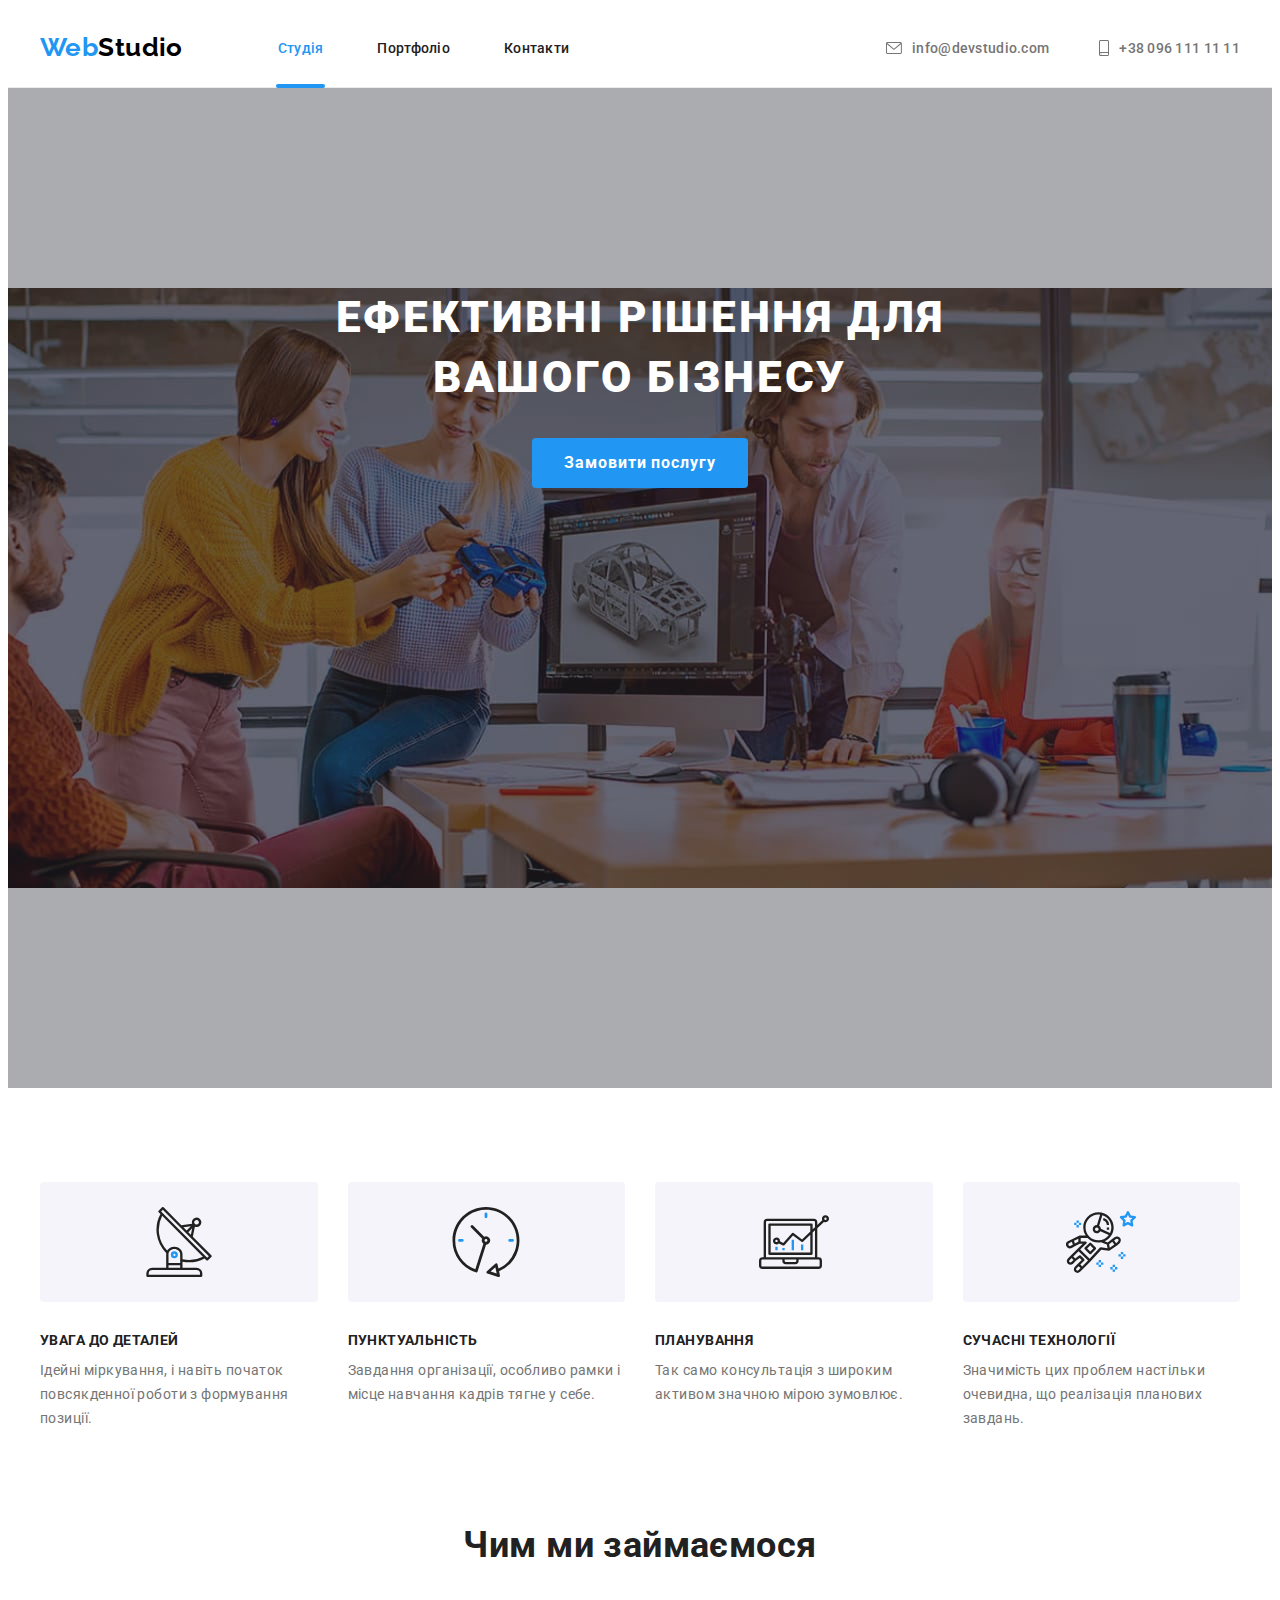
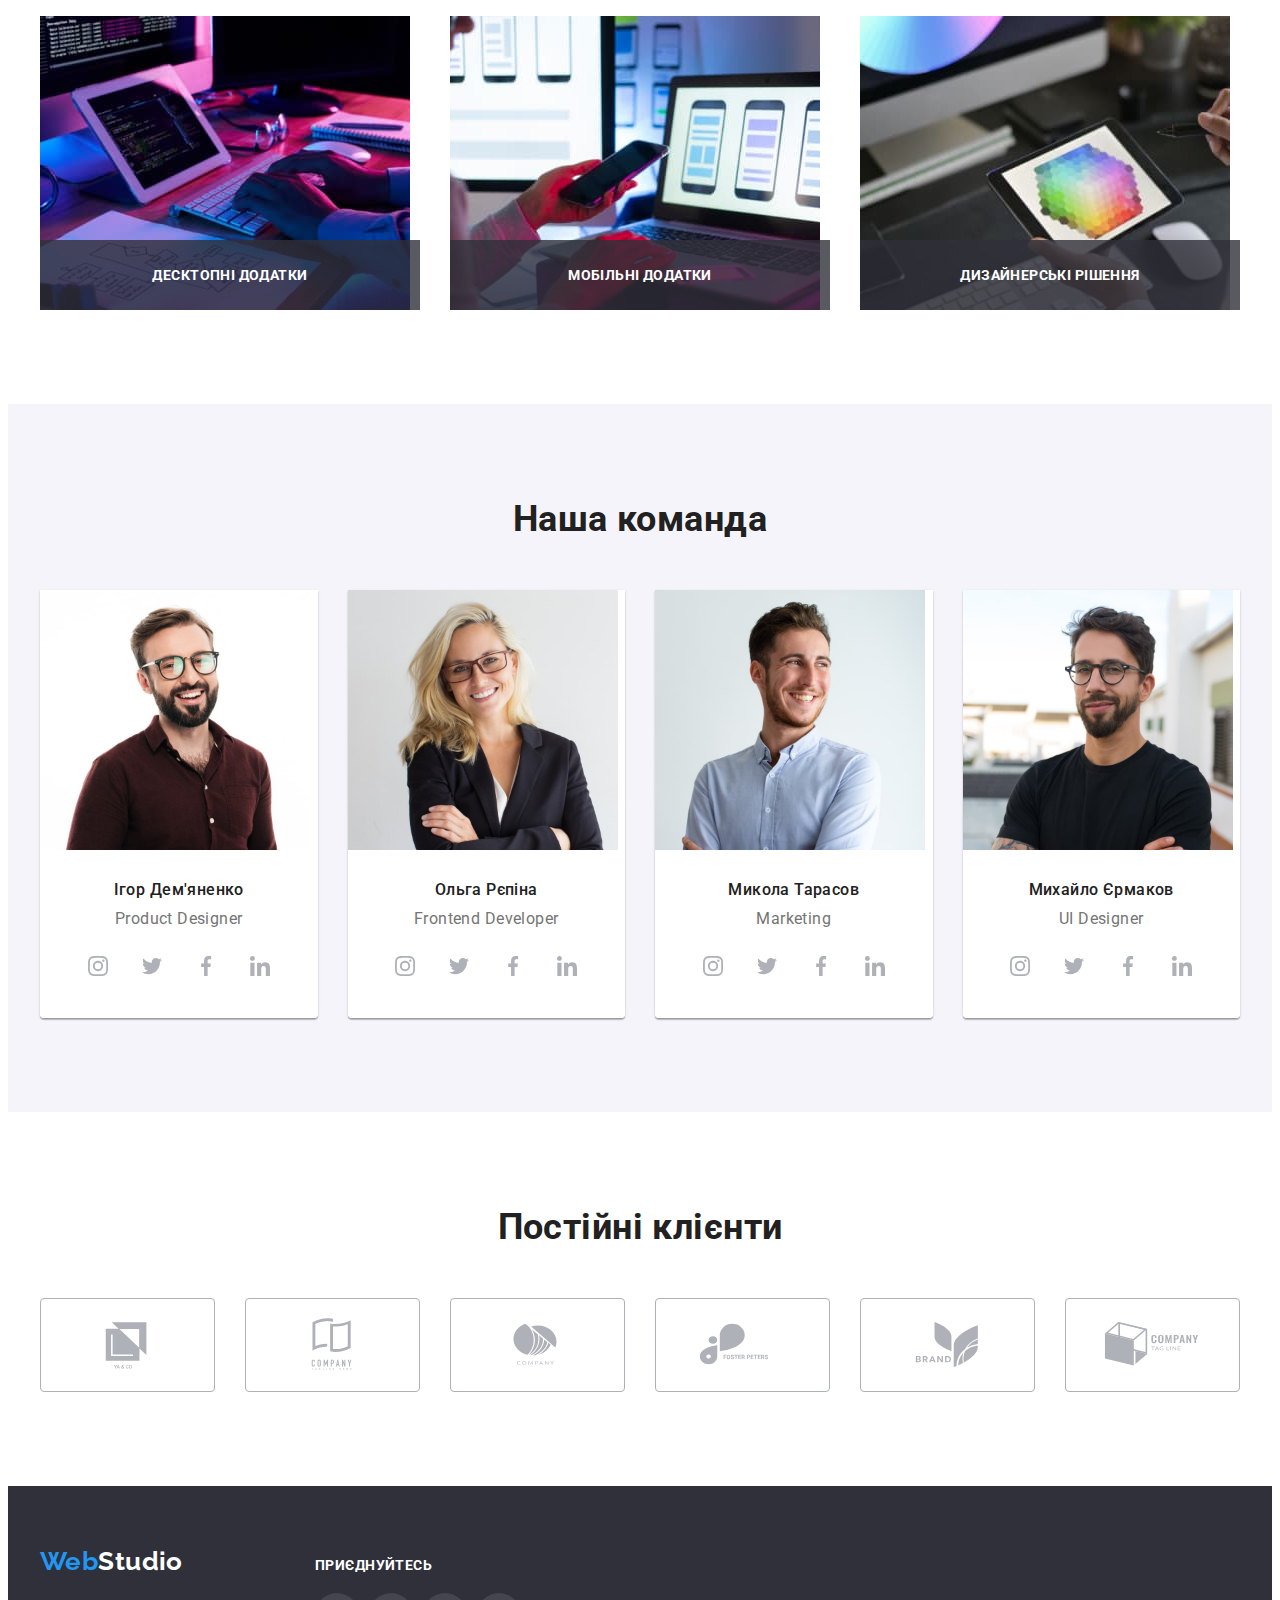
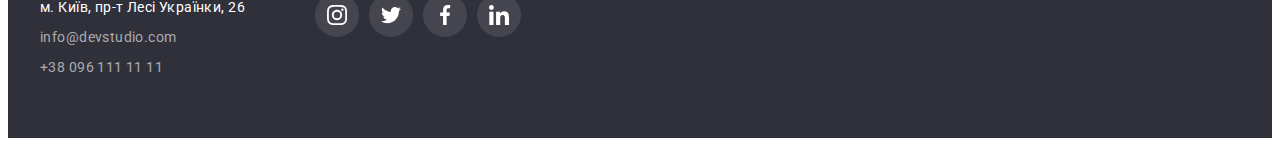
<file: index.html>
<!DOCTYPE html>
<html lang="uk">
  <head>
    <meta charset="UTF-8" />
    <meta http-equiv="X-UA-Compatible" content="IE=edge" />
    <meta name="viewport" content="width=device-width, initial-scale=1.0" />
    <title>WebStudio</title>

    <link
      rel="stylesheet"
      href="https://cdnjs.cloudflare.com/ajax/libs/modern-normalize/1.1.0/modern-normalize.min.css"
      integrity="sha512-wpPYUAdjBVSE4KJnH1VR1HeZfpl1ub8YT/NKx4PuQ5NmX2tKuGu6U/JRp5y+Y8XG2tV+wKQpNHVUX03MfMFn9Q=="
      crossorigin="anonymous"
      referrerpolicy="no-referrer"
    />

    <link rel="preconnect" href="https://fonts.googleapis.com" />
    <link rel="preconnect" href="https://fonts.gstatic.com" crossorigin />
    <link
      href="https://fonts.googleapis.com/css2?family=Raleway:wght@700&family=Roboto:wght@400;500;700;900&display=swap"
      rel="stylesheet"
    />

    <link rel="stylesheet" href="./css/styles.css" />
  </head>

  <body>
    <!-- Header -->
    <header class="header">
      <div class="container">
        <a href="./index.html" class="logo link"
          ><span class="logo-brand-color">Web</span><span class="logo-black-color">Studio</span></a
        >

        <nav class="site-nav">
          <ul class="site-nav-list list">
            <li class="site-nav-item">
              <a href="./index.html" class="link current"
                >Студія
                <!-- <div class="site-nav-line current"></div> -->
              </a>
            </li>
            <li class="site-nav-item">
              <a href="./portfolio.html" class="link"
                >Портфоліо
                <!-- <div class="site-nav-line"></div> -->
              </a>
            </li>
            <li class="site-nav-item">
              <a href="" class="link"
                >Контакти
                <!-- <div class="site-nav-line"></div> -->
              </a>
            </li>
          </ul>
        </nav>

        <ul class="auth-nav list">
          <li class="auth-nav-item">
            <a href="mailto:info@devstudio.com" class="link auth-nav-mail">
              <svg class="header-mail" width="16" height="12">
                <use href="./images/icons.svg#icon-envelope"></use>
              </svg>
              info@devstudio.com</a
            >
          </li>
          <li class="auth-nav-item">
            <a href="tel:+380961111111" class="link auth-nav-tel">
              <svg class="header-tel" width="10" height="16">
                <use href="./images/icons.svg#icon-smartphone"></use>
              </svg>
              +38 096 111 11 11</a
            >
          </li>
        </ul>
      </div>
    </header>

    <!-- Main -->
    <main>
      <!-- Hero -->
      <section class="hero section">
        <div class="container">
          <h1 class="hero-title">
            Ефективні рішення для<br />
            вашого бізнесу
          </h1>
          <button type="button" class="hero-btn button" data-modal-open>Замовити послугу</button>
        </div>
      </section>

      <!-- Особливості -->
      <section class="features section">
        <div class="container">
          <!-- Hidden header -->
          <h2 class="features-title visually-hidden">Особливості</h2>
          <!-- hidden header -->
          <ul class="list cards-set">
            <li class="cards-set-item features-item">
              <div class="features-icon-container">
                <svg class="features-icon" width="70" height="70">
                  <use href="./images/icons.svg#icon-antenna"></use>
                </svg>
              </div>
              <h3 class="features-subtitle">УВАГА ДО ДЕТАЛЕЙ</h3>
              <p class="features-text">
                Ідейні міркування, і навіть початок повсякденної роботи з формування позиції.
              </p>
            </li>
            <li class="cards-set-item features-item">
              <div class="features-icon-container">
                <svg class="features-icon" width="70" height="70">
                  <use href="./images/icons.svg#icon-clock"></use>
                </svg>
              </div>
              <h3 class="features-subtitle">ПУНКТУАЛЬНІСТЬ</h3>
              <p class="features-text">
                Завдання організації, особливо рамки і місце навчання кадрів тягне у себе.
              </p>
            </li>
            <li class="cards-set-item features-item">
              <div class="features-icon-container">
                <svg class="features-icon" width="70" height="70">
                  <use href="./images/icons.svg#icon-diagram"></use>
                </svg>
              </div>
              <h3 class="features-subtitle">ПЛАНУВАННЯ</h3>
              <p class="features-text">
                Так само консультація з широким активом значною мірою зумовлює.
              </p>
            </li>
            <li class="cards-set-item features-item">
              <div class="features-icon-container">
                <svg class="features-icon" width="70" height="70">
                  <use href="./images/icons.svg#icon-astronaut"></use>
                </svg>
              </div>
              <h3 class="features-subtitle">СУЧАСНІ ТЕХНОЛОГІЇ</h3>
              <p class="features-text">
                Значимість цих проблем настільки очевидна, що реалізація планових завдань.
              </p>
            </li>
          </ul>
        </div>
      </section>

      <!-- Чим ми займаємося -->
      <section class="activities section">
        <div class="container">
          <h2 class="activities-title">Чим ми займаємося</h2>
          <ul class="list cards-set">
            <li class="activities-item cards-set-item">
              <img
                src="./images/our-activities-1.jpg"
                alt="Людина печатає на клавіатурі"
                width="370"
                height="294"
              />
              <div class="overlay">
                <p class="overlay-text">Десктопні додатки</p>
              </div>
            </li>
            <li class="activities-item cards-set-item">
              <img
                src="./images/our-activities-2.jpg"
                alt="Людина синхронізує дані зі смартфону на ноутбук"
                width="370"
                height="294"
              />
              <div class="overlay">
                <p class="overlay-text">Мобільні додатки</p>
              </div>
            </li>
            <li class="activities-item cards-set-item">
              <img
                src="./images/our-activities-3.jpg"
                alt="Людина працює на планшеті"
                width="370"
                height="294"
              />
              <div class="overlay">
                <p class="overlay-text">Дизайнерські рішення</p>
              </div>
            </li>
          </ul>
        </div>
      </section>

      <!-- Наша команда -->
      <section class="team section">
        <div class="container">
          <h2 class="team-title">Наша команда</h2>
          <ul class="list cards-set">
            <li class="team-card cards-set-item">
              <img
                src="./images/our-team-1.jpg"
                alt="фото члена команди - Ігор Дем'яненко"
                width="270"
                height="260"
                class="team-img"
              />
              <div class="team-content">
                <h3 class="team-subtitle">Ігор Дем'яненко</h3>
                <p lang="en" class="team-text">Product Designer</p>
                <ul class="list social-list">
                  <li class="social-list-item">
                    <a
                      class="link social-list-link"
                      href="https://instagram.com"
                      aria-label="Instagram"
                      target="_blank"
                      rel="noopener noreferrer"
                    >
                      <svg class="social-list-icon" width="20" height="20">
                        <use href="./images/icons.svg#icon-instagram"></use>
                      </svg>
                    </a>
                  </li>
                  <li class="social-list-item">
                    <a
                      class="link social-list-link"
                      href="https://twitter.com"
                      aria-label="Twitter"
                      target="_blank"
                      rel="noopener noreferrer"
                    >
                      <svg class="social-list-icon" width="20" height="20">
                        <use href="./images/icons.svg#icon-twitter"></use>
                      </svg>
                    </a>
                  </li>
                  <li class="social-list-item">
                    <a
                      class="link social-list-link"
                      href="https://facebook.com"
                      aria-label="Facebook"
                      target="_blank"
                      rel="noopener noreferrer"
                    >
                      <svg class="social-list-icon" width="20" height="20">
                        <use href="./images/icons.svg#icon-facebook"></use>
                      </svg>
                    </a>
                  </li>
                  <li class="social-list-item">
                    <a
                      class="link social-list-link"
                      href="https://linkedin.com"
                      aria-label="Linkedin"
                      target="_blank"
                      rel="noopener noreferrer"
                    >
                      <svg class="social-list-icon" width="20" height="20">
                        <use href="./images/icons.svg#icon-linkedin"></use>
                      </svg>
                    </a>
                  </li>
                </ul>
              </div>
            </li>
            <li class="team-card cards-set-item">
              <img
                src="./images/our-team-2.jpg"
                alt="фото члена команди - Ольга Рєпіна"
                width="270"
                height="260"
                class="team-img"
              />
              <div class="team-content">
                <h3 class="team-subtitle">Ольга Рєпіна</h3>
                <p lang="en" class="team-text">Frontend Developer</p>
                <ul class="list social-list">
                  <li class="social-list-item">
                    <a
                      class="link social-list-link"
                      href="https://instagram.com"
                      aria-label="Instagram"
                      target="_blank"
                      rel="noopener noreferrer"
                    >
                      <svg class="social-list-icon" width="20" height="20">
                        <use href="./images/icons.svg#icon-instagram"></use>
                      </svg>
                    </a>
                  </li>
                  <li class="social-list-item">
                    <a
                      class="link social-list-link"
                      href="https://twitter.com"
                      aria-label="Twitter"
                      target="_blank"
                      rel="noopener noreferrer"
                    >
                      <svg class="social-list-icon" width="20" height="20">
                        <use href="./images/icons.svg#icon-twitter"></use>
                      </svg>
                    </a>
                  </li>
                  <li class="social-list-item">
                    <a
                      class="link social-list-link"
                      href="https://facebook.com"
                      aria-label="Facebook"
                      target="_blank"
                      rel="noopener noreferrer"
                    >
                      <svg class="social-list-icon" width="20" height="20">
                        <use href="./images/icons.svg#icon-facebook"></use>
                      </svg>
                    </a>
                  </li>
                  <li class="social-list-item">
                    <a
                      class="link social-list-link"
                      href="https://linkedin.com"
                      aria-label="Linkedin"
                      target="_blank"
                      rel="noopener noreferrer"
                    >
                      <svg class="social-list-icon" width="20" height="20">
                        <use href="./images/icons.svg#icon-linkedin"></use>
                      </svg>
                    </a>
                  </li>
                </ul>
              </div>
            </li>
            <li class="team-card cards-set-item">
              <img
                src="./images/our-team-3.jpg"
                alt="фото члена команди - Микола Тарасов"
                width="270"
                height="260"
                class="team-img"
              />
              <div class="team-content">
                <h3 class="team-subtitle">Микола Тарасов</h3>
                <p lang="en" class="team-text">Marketing</p>
                <ul class="list social-list">
                  <li class="social-list-item">
                    <a
                      class="link social-list-link"
                      href="https://instagram.com"
                      aria-label="Instagram"
                      target="_blank"
                      rel="noopener noreferrer"
                    >
                      <svg class="social-list-icon" width="20" height="20">
                        <use href="./images/icons.svg#icon-instagram"></use>
                      </svg>
                    </a>
                  </li>
                  <li class="social-list-item">
                    <a
                      class="link social-list-link"
                      href="https://twitter.com"
                      aria-label="Twitter"
                      target="_blank"
                      rel="noopener noreferrer"
                    >
                      <svg class="social-list-icon" width="20" height="20">
                        <use href="./images/icons.svg#icon-twitter"></use>
                      </svg>
                    </a>
                  </li>
                  <li class="social-list-item">
                    <a
                      class="link social-list-link"
                      href="https://facebook.com"
                      aria-label="Facebook"
                      target="_blank"
                      rel="noopener noreferrer"
                    >
                      <svg class="social-list-icon" width="20" height="20">
                        <use href="./images/icons.svg#icon-facebook"></use>
                      </svg>
                    </a>
                  </li>
                  <li class="social-list-item">
                    <a
                      class="link social-list-link"
                      href="https://linkedin.com"
                      aria-label="Linkedin"
                      target="_blank"
                      rel="noopener noreferrer"
                    >
                      <svg class="social-list-icon" width="20" height="20">
                        <use href="./images/icons.svg#icon-linkedin"></use>
                      </svg>
                    </a>
                  </li>
                </ul>
              </div>
            </li>
            <li class="team-card cards-set-item">
              <img
                src="./images/our-team-4.jpg"
                alt="фото члена команди - Михайло Єрмаков"
                width="270"
                height="260"
                class="team-img"
              />
              <div class="team-content">
                <h3 class="team-subtitle">Михайло Єрмаков</h3>
                <p lang="en" class="team-text">UI Designer</p>
                <ul class="list social-list">
                  <li class="social-list-item">
                    <a
                      class="link social-list-link"
                      href="https://instagram.com"
                      aria-label="Instagram"
                      target="_blank"
                      rel="noopener noreferrer"
                    >
                      <svg class="social-list-icon" width="20" height="20">
                        <use href="./images/icons.svg#icon-instagram"></use>
                      </svg>
                    </a>
                  </li>
                  <li class="social-list-item">
                    <a
                      class="link social-list-link"
                      href="https://twitter.com"
                      aria-label="Twitter"
                      target="_blank"
                      rel="noopener noreferrer"
                    >
                      <svg class="social-list-icon" width="20" height="20">
                        <use href="./images/icons.svg#icon-twitter"></use>
                      </svg>
                    </a>
                  </li>
                  <li class="social-list-item">
                    <a
                      class="link social-list-link"
                      href="https://facebook.com"
                      aria-label="Facebook"
                      target="_blank"
                      rel="noopener noreferrer"
                    >
                      <svg class="social-list-icon" width="20" height="20">
                        <use href="./images/icons.svg#icon-facebook"></use>
                      </svg>
                    </a>
                  </li>
                  <li class="social-list-item">
                    <a
                      class="link social-list-link"
                      href="https://linkedin.com"
                      aria-label="Linkedin"
                      target="_blank"
                      rel="noopener noreferrer"
                    >
                      <svg class="social-list-icon" width="20" height="20">
                        <use href="./images/icons.svg#icon-linkedin"></use>
                      </svg>
                    </a>
                  </li>
                </ul>
              </div>
            </li>
          </ul>
        </div>
      </section>

      <!-- Постійні клієнти -->
      <section class="clients section">
        <div class="clients-container container">
          <h2 class="clients-title">Постійні клієнти</h2>
          <ul class="list cards-set">
            <li class="cliens-item cards-set-item">
              <a href="" class="link clients-logo"
                ><svg class="clients-icon" width="106" height="60">
                  <use href="./images/icons.svg#icon-logo-1"></use>
                </svg>
              </a>
            </li>
            <li class="cliens-item cards-set-item">
              <a href="" class="link clients-logo"
                ><svg class="clients-icon" width="106" height="60">
                  <use href="./images/icons.svg#icon-logo-2"></use>
                </svg>
              </a>
            </li>
            <li class="cliens-item cards-set-item">
              <a href="" class="link clients-logo"
                ><svg class="clients-icon" width="106" height="60">
                  <use href="./images/icons.svg#icon-logo-3"></use>
                </svg>
              </a>
            </li>
            <li class="cliens-item cards-set-item">
              <a href="" class="link clients-logo"
                ><svg class="clients-icon" width="106" height="60">
                  <use href="./images/icons.svg#icon-logo-4"></use>
                </svg>
              </a>
            </li>
            <li class="cliens-item cards-set-item">
              <a href="" class="link clients-logo"
                ><svg class="clients-icon" width="106" height="60">
                  <use href="./images/icons.svg#icon-logo-5"></use>
                </svg>
              </a>
            </li>
            <li class="cliens-item cards-set-item">
              <a href="" class="link clients-logo"
                ><svg class="clients-icon" width="106" height="60">
                  <use href="./images/icons.svg#icon-logo-6"></use>
                </svg>
              </a>
            </li>
          </ul>
        </div>
      </section>
    </main>

    <!-- Footer -->
    <footer class="footer">
      <div class="container footer-container">
        <div class="footer-contacts">
          <a href="./index.html" class="logo link footer-logo"
            ><span class="logo-brand-color">Web</span
            ><span class="logo-white-color">Studio</span></a
          >
          <address class="address">
            <ul class="list">
              <li class="address-item">
                <a
                  href="https://goo.gl/maps/5fsfiBMW47e9YTmSA"
                  target="_blank"
                  rel="noopener noreferrer nofollow"
                  class="link link-map"
                  >м. Київ, пр-т Лесі Українки, 26</a
                >
              </li>
              <li class="address-item">
                <a href="mailto:info@devstudio.com" class="link link-mail">info@devstudio.com</a>
              </li>
              <li class="address-item">
                <a href="tel:+380961111111" class="link link-tel">+38 096 111 11 11</a>
              </li>
            </ul>
          </address>
        </div>
        <div class="footer-socials">
          <p class="footer-socials-text">приєднуйтесь</p>
          <ul class="footer-socials-list list">
            <li class="footer-socials-item">
              <a
                class="footer-socials-link link"
                href="https://instagram.com"
                aria-label="Instagram"
                target="_blank"
                rel="noopener noreferrer"
              >
                <svg class="footer-socials-icon" width="20" height="20">
                  <use href="./images/icons.svg#icon-instagram"></use>
                </svg>
              </a>
            </li>
            <li class="footer-socials-item">
              <a
                class="footer-socials-link link"
                href="https://twitter.com"
                aria-label="Twitter"
                target="_blank"
                rel="noopener noreferrer"
              >
                <svg class="footer-socials-icon" width="20" height="20">
                  <use href="./images/icons.svg#icon-twitter"></use>
                </svg>
              </a>
            </li>
            <li class="footer-socials-item">
              <a
                class="footer-socials-link link"
                href="https://facebook.com"
                aria-label="Facebook"
                target="_blank"
                rel="noopener noreferrer"
              >
                <svg class="footer-socials-icon" width="20" height="20">
                  <use href="./images/icons.svg#icon-facebook"></use>
                </svg>
              </a>
            </li>
            <li class="footer-socials-item">
              <a
                class="footer-socials-link link"
                href="https://linkedin.com"
                aria-label="Linkedin"
                target="_blank"
                rel="noopener noreferrer"
              >
                <svg class="footer-socials-icon" width="20" height="20">
                  <use href="./images/icons.svg#icon-linkedin"></use>
                </svg>
              </a>
            </li>
          </ul>
        </div>
      </div>
    </footer>

    <!-- Modal -->
    <div class="backdrop is-hidden" data-modal>
      <div class="modal">
        <button class="button modal-btn" data-modal-close>
          <svg class="modal-close-icon" width="18px" height="18px">
            <use href="./images/icons.svg#icon-close"></use>
          </svg>
        </button>
      </div>
    </div>

    <!-- js scripts -->
    <script src="./js/modal.js"></script>
  </body>
</html>
</file>
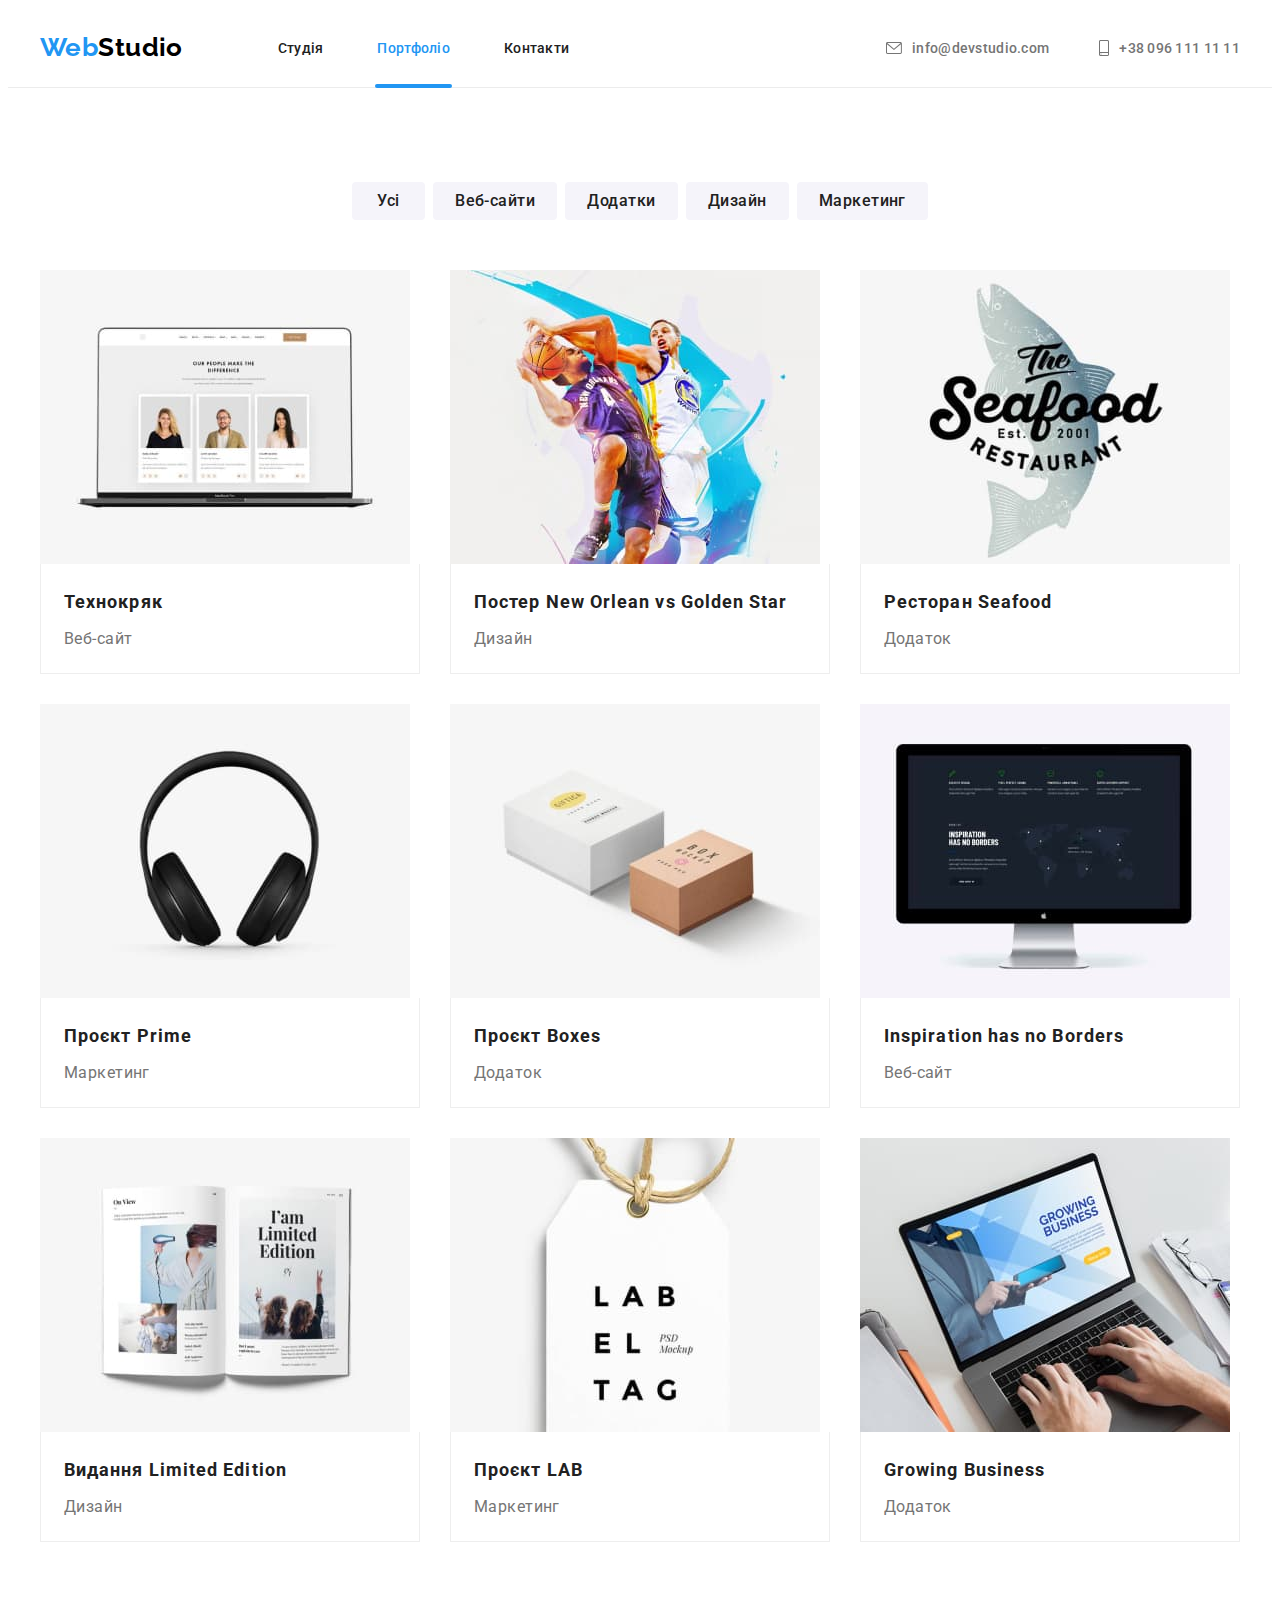
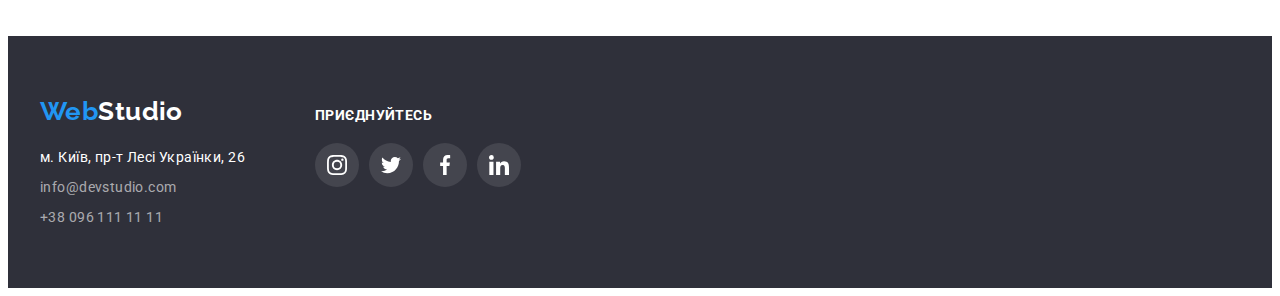
<file: portfolio.html>
<!DOCTYPE html>
<html lang="uk">
  <head>
    <meta charset="UTF-8" />
    <meta http-equiv="X-UA-Compatible" content="IE=edge" />
    <meta name="viewport" content="width=device-width, initial-scale=1.0" />
    <title>WebStudio</title>

    <link
      rel="stylesheet"
      href="https://cdnjs.cloudflare.com/ajax/libs/modern-normalize/1.1.0/modern-normalize.min.css"
      integrity="sha512-wpPYUAdjBVSE4KJnH1VR1HeZfpl1ub8YT/NKx4PuQ5NmX2tKuGu6U/JRp5y+Y8XG2tV+wKQpNHVUX03MfMFn9Q=="
      crossorigin="anonymous"
      referrerpolicy="no-referrer"
    />

    <link rel="preconnect" href="https://fonts.googleapis.com" />
    <link rel="preconnect" href="https://fonts.gstatic.com" crossorigin />
    <link
      href="https://fonts.googleapis.com/css2?family=Raleway:wght@700&family=Roboto:wght@400;500;700;900&display=swap"
      rel="stylesheet"
    />

    <link rel="stylesheet" href="./css/styles.css" />
  </head>
  <body>
    <!-- Header -->
    <header class="header">
      <div class="container">
        <a href="./index.html" class="logo link"
          ><span class="logo-brand-color">Web</span><span class="logo-black-color">Studio</span></a
        >

        <nav class="site-nav">
          <ul class="site-nav-list list">
            <li class="site-nav-item">
              <a href="./index.html" class="link">Студія </a>
            </li>
            <li class="site-nav-item">
              <a href="./portfolio.html" class="link current">Портфоліо </a>
            </li>
            <li class="site-nav-item">
              <a href="" class="link">Контакти </a>
            </li>
          </ul>
        </nav>

        <ul class="auth-nav list">
          <li class="auth-nav-item">
            <a href="mailto:info@devstudio.com" class="link auth-nav-mail">
              <svg class="header-mail" width="16" height="12">
                <use href="./images/icons.svg#icon-envelope"></use>
              </svg>
              info@devstudio.com</a
            >
          </li>
          <li class="auth-nav-item">
            <a href="tel:+380961111111" class="link auth-nav-tel">
              <svg class="header-tel" width="10" height="16">
                <use href="./images/icons.svg#icon-smartphone"></use>
              </svg>
              +38 096 111 11 11</a
            >
          </li>
        </ul>
      </div>
    </header>

    <!-- Main -->
    <main>
      <!-- Portfolio -->
      <section class="portfolio section">
        <div class="portfolio-container container">
          <!-- Hidden header -->
          <h1 class="portfolio-title visually-hidden">Наші проекти</h1>
          <!-- Hidden header -->
          <ul class="list portfolio-btn-container">
            <li class="portfolio-btn-item">
              <button type="button" class="portfolio-btn button">Усі</button>
            </li>
            <li class="portfolio-btn-item">
              <button type="button" class="portfolio-btn button">Веб-сайти</button>
            </li>
            <li class="portfolio-btn-item">
              <button type="button" class="portfolio-btn button">Додатки</button>
            </li>
            <li class="portfolio-btn-item">
              <button type="button" class="portfolio-btn button">Дизайн</button>
            </li>
            <li class="portfolio-btn-item">
              <button type="button" class="portfolio-btn button">Маркетинг</button>
            </li>
          </ul>
          <ul class="list cards-set">
            <li class="portfolio-card cards-set-item">
              <a href="" class="link portfolio-card-link">
                <div class="potfolio-thumb">
                  <img
                    src="./images/portfolio-project-1.jpg"
                    alt="Презентація членів команди на екрані ноутбуку"
                    width="370"
                    height="294"
                    class="potfolio-img"
                  />
                  <div class="potfolio-thumb-overlay">
                    <p class="potfolio-thumb-description">
                      Ресурс пропонує комплексні пропозиції з різним рівнем функціоналу та сервісів.
                      Все це дозволить відвідувачу отримати вичерпні відомості про компанію чи
                      приватну особу.
                    </p>
                  </div>
                </div>
                <div class="portfolio-content">
                  <h2 class="portfolio-subtitle">Технокряк</h2>
                  <p class="portfolio-text">Веб-сайт</p>
                </div>
              </a>
            </li>
            <li class="portfolio-card cards-set-item">
              <a href="" class="link portfolio-card-link">
                <div class="potfolio-thumb">
                  <img
                    src="./images/portfolio-project-2.jpg"
                    alt="Баскетболисти"
                    width="370"
                    height="294"
                    class="potfolio-img"
                  />
                  <div class="potfolio-thumb-overlay">
                    <p class="potfolio-thumb-description">
                      Ресурс пропонує комплексні пропозиції з різним рівнем функціоналу та сервісів.
                      Все це дозволить відвідувачу отримати вичерпні відомості про компанію чи
                      приватну особу.
                    </p>
                  </div>
                </div>
                <div class="portfolio-content">
                  <h2 class="portfolio-subtitle">Постер New Orlean vs Golden Star</h2>
                  <p class="portfolio-text">Дизайн</p>
                </div>
              </a>
            </li>
            <li class="portfolio-card cards-set-item">
              <a href="" class="link portfolio-card-link">
                <div class="potfolio-thumb">
                  <img
                    src="./images/portfolio-project-3.jpg"
                    alt="Акула та назва ресторану"
                    width="370"
                    height="294"
                    class="potfolio-img"
                  />
                  <div class="potfolio-thumb-overlay">
                    <p class="potfolio-thumb-description">
                      Ресурс пропонує комплексні пропозиції з різним рівнем функціоналу та сервісів.
                      Все це дозволить відвідувачу отримати вичерпні відомості про компанію чи
                      приватну особу.
                    </p>
                  </div>
                </div>
                <div class="portfolio-content">
                  <h2 class="portfolio-subtitle">Ресторан Seafood</h2>
                  <p class="portfolio-text">Додаток</p>
                </div>
              </a>
            </li>
            <li class="portfolio-card cards-set-item">
              <a href="" class="link portfolio-card-link">
                <div class="potfolio-thumb">
                  <img
                    src="./images/portfolio-project-4.jpg"
                    alt="Навушники"
                    width="370"
                    height="294"
                    class="potfolio-img"
                  />
                  <div class="potfolio-thumb-overlay">
                    <p class="potfolio-thumb-description">
                      Ресурс пропонує комплексні пропозиції з різним рівнем функціоналу та сервісів.
                      Все це дозволить відвідувачу отримати вичерпні відомості про компанію чи
                      приватну особу.
                    </p>
                  </div>
                </div>
                <div class="portfolio-content">
                  <h2 class="portfolio-subtitle">Проєкт Prime</h2>
                  <p class="portfolio-text">Маркетинг</p>
                </div>
              </a>
            </li>
            <li class="portfolio-card cards-set-item">
              <a href="" class="link portfolio-card-link">
                <div class="potfolio-thumb">
                  <img
                    src="./images/portfolio-project-5.jpg"
                    alt="Дві коробки різного кольору"
                    width="370"
                    height="294"
                    class="potfolio-img"
                  />
                  <div class="potfolio-thumb-overlay">
                    <p class="potfolio-thumb-description">
                      Ресурс пропонує комплексні пропозиції з різним рівнем функціоналу та сервісів.
                      Все це дозволить відвідувачу отримати вичерпні відомості про компанію чи
                      приватну особу.
                    </p>
                  </div>
                </div>
                <div class="portfolio-content">
                  <h2 class="portfolio-subtitle">Проєкт Boxes</h2>
                  <p class="portfolio-text">Додаток</p>
                </div>
              </a>
            </li>
            <li class="portfolio-card cards-set-item">
              <a href="" class="link portfolio-card-link">
                <div class="potfolio-thumb">
                  <img
                    src="./images/portfolio-project-6.jpg"
                    alt="Монітор із включеною презентацією"
                    width="370"
                    height="294"
                    class="potfolio-img"
                  />
                  <div class="potfolio-thumb-overlay">
                    <p class="potfolio-thumb-description">
                      Ресурс пропонує комплексні пропозиції з різним рівнем функціоналу та сервісів.
                      Все це дозволить відвідувачу отримати вичерпні відомості про компанію чи
                      приватну особу.
                    </p>
                  </div>
                </div>
                <div class="portfolio-content">
                  <h2 class="portfolio-subtitle">Inspiration has no Borders</h2>
                  <p class="portfolio-text">Веб-сайт</p>
                </div>
              </a>
            </li>
            <li class="portfolio-card cards-set-item">
              <a href="" class="link portfolio-card-link">
                <div class="potfolio-thumb">
                  <img
                    src="./images/portfolio-project-7.jpg"
                    alt="Відкритий журнал"
                    width="370"
                    height="294"
                    class="potfolio-img"
                  />
                  <div class="potfolio-thumb-overlay">
                    <p class="potfolio-thumb-description">
                      Ресурс пропонує комплексні пропозиції з різним рівнем функціоналу та сервісів.
                      Все це дозволить відвідувачу отримати вичерпні відомості про компанію чи
                      приватну особу.
                    </p>
                  </div>
                </div>
                <div class="portfolio-content">
                  <h2 class="portfolio-subtitle">Видання Limited Edition</h2>
                  <p class="portfolio-text">Дизайн</p>
                </div>
              </a>
            </li>
            <li class="portfolio-card cards-set-item">
              <a href="" class="link portfolio-card-link">
                <div class="potfolio-thumb">
                  <img
                    src="./images/portfolio-project-8.jpg"
                    alt="Етикетка із назвою бренда"
                    width="370"
                    height="294"
                    class="potfolio-img"
                  />
                  <div class="potfolio-thumb-overlay">
                    <p class="potfolio-thumb-description">
                      Ресурс пропонує комплексні пропозиції з різним рівнем функціоналу та сервісів.
                      Все це дозволить відвідувачу отримати вичерпні відомості про компанію чи
                      приватну особу.
                    </p>
                  </div>
                </div>
                <div class="portfolio-content">
                  <h2 class="portfolio-subtitle">Проєкт LAB</h2>
                  <p class="portfolio-text">Маркетинг</p>
                </div>
              </a>
            </li>
            <li class="portfolio-card cards-set-item">
              <a href="" class="link portfolio-card-link">
                <div class="potfolio-thumb">
                  <img
                    src="./images/portfolio-project-9.jpg"
                    alt="Людина працює за ноутбуком"
                    width="370"
                    height="294"
                    class="potfolio-img"
                  />
                  <div class="potfolio-thumb-overlay">
                    <p class="potfolio-thumb-description">
                      Ресурс пропонує комплексні пропозиції з різним рівнем функціоналу та сервісів.
                      Все це дозволить відвідувачу отримати вичерпні відомості про компанію чи
                      приватну особу.
                    </p>
                  </div>
                </div>
                <div class="portfolio-content">
                  <h2 class="portfolio-subtitle">Growing Business</h2>
                  <p class="portfolio-text">Додаток</p>
                </div>
              </a>
            </li>
          </ul>
        </div>
      </section>
    </main>

    <!-- Footer -->

    <footer class="footer">
      <div class="container footer-container">
        <div class="footer-contacts">
          <a href="./index.html" class="logo link footer-logo"
            ><span class="logo-brand-color">Web</span
            ><span class="logo-white-color">Studio</span></a
          >
          <address class="address">
            <ul class="list">
              <li class="address-item">
                <a
                  href="https://goo.gl/maps/5fsfiBMW47e9YTmSA"
                  target="_blank"
                  rel="noopener noreferrer nofollow"
                  class="link link-map"
                  >м. Київ, пр-т Лесі Українки, 26</a
                >
              </li>
              <li class="address-item">
                <a href="mailto:info@devstudio.com" class="link link-mail">info@devstudio.com</a>
              </li>
              <li class="address-item">
                <a href="tel:+380961111111" class="link link-tel">+38 096 111 11 11</a>
              </li>
            </ul>
          </address>
        </div>
        <div class="footer-socials">
          <p class="footer-socials-text">приєднуйтесь</p>
          <ul class="footer-socials-list list">
            <li class="footer-socials-item">
              <a
                class="footer-socials-link link"
                href="https://instagram.com"
                aria-label="Instagram"
                target="_blank"
                rel="noopener noreferrer"
              >
                <svg class="footer-socials-icon" width="20" height="20">
                  <use href="./images/icons.svg#icon-instagram"></use>
                </svg>
              </a>
            </li>
            <li class="footer-socials-item">
              <a
                class="footer-socials-link link"
                href="https://twitter.com"
                aria-label="Twitter"
                target="_blank"
                rel="noopener noreferrer"
              >
                <svg class="footer-socials-icon" width="20" height="20">
                  <use href="./images/icons.svg#icon-twitter"></use>
                </svg>
              </a>
            </li>
            <li class="footer-socials-item">
              <a
                class="footer-socials-link link"
                href="https://facebook.com"
                aria-label="Facebook"
                target="_blank"
                rel="noopener noreferrer"
              >
                <svg class="footer-socials-icon" width="20" height="20">
                  <use href="./images/icons.svg#icon-facebook"></use>
                </svg>
              </a>
            </li>
            <li class="footer-socials-item">
              <a
                class="footer-socials-link link"
                href="https://linkedin.com"
                aria-label="Linkedin"
                target="_blank"
                rel="noopener noreferrer"
              >
                <svg class="footer-socials-icon" width="20" height="20">
                  <use href="./images/icons.svg#icon-linkedin"></use>
                </svg>
              </a>
            </li>
          </ul>
        </div>
      </div>
    </footer>
  </body>
</html>
</file>
<file: css/styles.css>
:root {
    --primary-color: #757575;
    --secondary-color: #212121;
    --brand-color: #2196F3;
    --logo-primary-color: #000000;
    --logo-secondary-color: #FFFFFF;
    --address-footer-color: rgba(255, 255, 255, 0.6);
    --address-footer-secondary-color: #ffffff;
    --hero-and-footer-background-color: #2F303A;
    --hero-btn-backhround-hover: #188CE8;
    --portfolio-btn-background-color: #F5F4FA;
    --team-section-bg-color: #F5F4FA;
    --team-card-bg-color: #ffffff;
    --portfolio-card-bg-color: #ffffff;
    --portfolio-content-border-color: #EEEEEE;
    --portfolio-overlay-bg-color: rgba(33, 150, 243, 0.9);
    --socials-primary-fill: #AFB1B8;
    --socials-secondary-fill: #ffffff;
    --socials-footer-bg-fill: rgba(255, 255, 255, 0.1);
    --primary-font-family: 'Roboto',
        sans-serif;
    --logo-font-family: 'Raleway',
        sans-serif;
    --indent: 30px;
    --cards-in-row: 3;
    --hover-focus-duration: 250ms;
    --hover-focus-timing-function: cubic-bezier(0.4, 0, 0.2, 1);
}

/* General */

/* Reset */

h1, h2, h3, h4, h5, h6, p {
    margin: 0;
    padding: 0;
}

.link {
    text-decoration: none;
    color: currentColor;
    display: block;
}

.list {
    display: block;
    list-style: none;
    margin: 0;
    padding: 0;
}

img {
    display: block;
    max-width: 100%;
    height: auto;
}

/* END Reset */

body {
    color: var(--primary-color);

    font-family: var(--primary-font-family);
    font-size: 14px;
    letter-spacing: 0.03em;
}

.container {
    width: 1200px;
    padding-left: 15px;
    padding-right: 15px;
    margin-left: auto;
    margin-right: auto;
}

.section {
    padding: 94px 0;
}

.button {
    cursor: pointer;
    border-radius: 4px;
}

.visually-hidden {
    color: rgba(0, 0, 0, 0);
    position: absolute;
    width: 1px;
    height: 1px;
    margin: -1px;
    border: 0;
    padding: 0;
    white-space: nowrap;
    clip-path: inset(100%);
    clip: rect(0 0 0 0);
    overflow: hidden;
}

.cards-set {
    display: flex;
    flex-wrap: wrap;
    gap: var(--indent);
}

.cards-set-item {
   flex-basis: calc((100% - (var(--indent) * (var(--cards-in-row) - 1))) / (var(--cards-in-row)));
}


/* logo */

.logo {
    font-family: var(--logo-font-family);
    font-weight: 700;
    font-size: 26px;
    line-height: calc(31 / 26);
}

.logo-brand-color {
    color: var(--brand-color);
}

.logo-black-color {
    color: var(--logo-primary-color)
}

.logo-white-color {
    color: var(--logo-secondary-color)
}


/* Header */

.header > .container {
    display: flex;
    align-items: center;
}

.header .logo {
    margin-right: 93px;
}

.site-nav {
    display: flex;
}

.auth-nav {
    display: flex;
    margin-left: auto;
}

.site-nav-list {
    display: flex;
}

.site-nav-item:not(:last-child), 
.auth-nav-item:not(:last-child) {
    margin-right: 50px;
}


.header {
    border-bottom: 1px solid #ECECEC;
}

.header .logo {
    /* 1 px для нижнього паддінга додається рамкою хедера */
    padding: 24px 0 24px 0; 
}

.site-nav .link{    
    position: relative;
    display: flex;
    justify-content: center;
    align-items: center;

    padding: 32px 2px 31px 2px; /* лівий та правий паддінги взяти орієнтовно (для симетричності нижньої декоративної риски), так як на макеті у Студії значення 1/2 px, а у Портфоліо 3/3 px */

    color: var(--secondary-color);

    font-weight: 500;
    font-size: 14px;
    line-height: calc(16 / 14);
    letter-spacing: 0.02em;

    transition: color var(--hover-focus-duration) var(--hover-focus-timing-function);
}

.site-nav .current {
    color: var(--brand-color)
}

.site-nav .current::after {
    position: absolute;
    bottom: -1px;
    content: '';
    
    width: 100%;
    height: 4px;    
    
    background: var(--brand-color);
    border-radius: 2px;
}

.auth-nav .link {
    padding: 32px 0 31px 0;

    color: inherit;

    font-weight: 500;
    font-size: 14px;
    line-height: calc(16 / 14);
    letter-spacing: 0.02em;

    transition: color var(--hover-focus-duration) var(--hover-focus-timing-function);
}

.site-nav .link:hover,
.site-nav .link:focus,
.auth-nav .link:hover,
.auth-nav .link:focus {
    color: var(--brand-color);
}

.auth-nav-mail, 
.auth-nav-tel {
    display: flex;
    align-items: center;
}

.header-mail, 
.header-tel {
    fill: currentColor;
    margin-right: 10px;
}


/* Hero */

.hero.section {    
    padding: 200px 0;
    text-align: center;
    
    height: 600px;
    max-width: 1600px;
    margin-left: auto;
    margin-right: auto;
    background-image: linear-gradient(rgba(47, 48, 58, 0.4),
                rgba(47, 48, 58, 0.4)), url('../images/hero-bg-img.jpg');
    background-repeat: no-repeat;
    background-position: center;

}

.hero-title {
    margin-bottom: 30px;

    color: var(--logo-secondary-color);

    font-weight: 900;
    font-size: 44px;
    line-height: 1.36;
    letter-spacing: 0.06em;
    text-transform: uppercase;
}

.hero-btn {
    padding: 10px 32px;
    border-width: 0;
    min-width: 216px;
    min-height: 50px;

    color: var(--logo-secondary-color);
    background-color: var(--brand-color);

    font-family: inherit;
    font-weight: 700;
    font-size: 16px;
    line-height: 1.88;
    text-align: center;
    letter-spacing: 0.06em;

    transition: background-color var(--hover-focus-duration) var(--hover-focus-timing-function);
}

.hero-btn:hover,
.hero-btn:focus {
    background-color: var(--hero-btn-backhround-hover);
}

/* index.html -> h2 */

.features-title,
.activities-title,
.team-title, 
.clients-title {
margin-bottom: 50px;

color: var(--secondary-color);

font-weight: 700;
font-size: 36px;
line-height: calc(42 / 36);
text-align: center;
}


/* Features */

.features.section {
    --cards-in-row: 4;
}

.features-icon-container {
    display: flex;
    height: 120px;
    justify-content: center;
    align-items: center;
    background-color: var(--portfolio-btn-background-color);
    border-radius: 4px;
    margin-bottom: 30px;
}

.features-subtitle {
    margin-bottom: 10px;

    color: var(--secondary-color);

    font-weight: 700;
    font-size: 14px;
    line-height: calc(16 / 14);
    text-transform: uppercase;
}

.features-text {
    line-height: calc(24 / 14);
}


/* Our activities */

.activities.section {
    padding-top: 0;
}

.activities-item {
    position: relative;
}

.activities .overlay {
    position: absolute;
    bottom: 0;
    width: 100%;

    padding: 27px 0;
    background-color: rgba(47, 48, 58, 0.8);
}

.activities .overlay-text {
    font-weight: 700;
    line-height: calc(16 / 14);
    text-align: center;
    letter-spacing: 0.03em;
    text-transform: uppercase;
    
    color: var(--team-card-bg-color);
}

/* Our team */

.team.section {
    background-color: var(--team-section-bg-color);
    --cards-in-row: 4;

}

.team-card {
    background-color: var(--team-card-bg-color);
    box-shadow: 0px 1px 3px rgba(0, 0, 0, 0.12), 0px 1px 1px rgba(0, 0, 0, 0.14), 0px 2px 1px rgba(0, 0, 0, 0.2);
    border-radius: 0px 0px 4px 4px;
}

.team-subtitle {
    margin-bottom: 10px;

    color: var(--secondary-color);

    font-weight: 500;
    font-size: 16px;
    line-height: calc(19 / 16);
    text-align: center;
}

.team-text {
    font-size: 16px;
    line-height: calc(19 / 16);
    text-align: center;
    margin-bottom: 16px;
}

.team-content {
    padding: 30px 32px;
    border-radius: 0px 0px 4px 4px;
    background-color: var(--logo-secondary-color);
}

.team .social-list {
    display: flex;
    justify-content: center;
    align-items: center;
    gap: 10px;
}

.social-list-link {
    display: flex;
    justify-content: center;
    align-items: center;
    width: 44px;
    height: 44px;
    border-radius: 50%;
    color: var(--socials-primary-fill);
    background-color: var(--team-card-bg-color);

    transition: background-color var(--hover-focus-duration) var(--hover-focus-timing-function), color var(--hover-focus-duration) var(--hover-focus-timing-function);
}

.social-list-link:hover, 
.social-list-link:focus {
    color: var(--socials-secondary-fill);
    background-color: var(--brand-color);
}

.social-list-icon {
    fill: currentColor;
}


/* Clients */

.clients.section {
    --cards-in-row: 6;
}

.clients-logo {
    display: flex;
    justify-content: center;
    align-items: center;
    height: 92px;
    border: 1px solid #AFB1B8;
    border-radius: 4px;
    color: var(--socials-primary-fill);

    transition: color var(--hover-focus-duration) var(--hover-focus-timing-function);
} 

.clients-logo:hover, 
.clients-logo:focus {
    color: var(--brand-color);
}

.clients-icon {
    fill: currentColor;
}


/* footer */

.footer {
    background-color: var(--hero-and-footer-background-color);
    padding: 60px 0;
}

.footer-container {
    display: flex;
    gap: 70px;
    align-items: baseline;
}

.footer .footer-socials {
    align-items: baseline;
}

.footer-socials-list {
    display: flex;
    justify-content: center;
    align-items: center;
    gap: 10px;
}

.footer-socials-link {
    display: flex;
    justify-content: center;
    align-items: center;
    width: 44px;
    height: 44px;
    border-radius: 50%;
    color: var(--socials-secondary-fill);
    background-color: var(--socials-footer-bg-fill);

    transition: background-color var(--hover-focus-duration) var(--hover-focus-timing-function);
}

.footer-socials-link:hover, 
.footer-socials-link:focus {
   background-color: var(--brand-color);
}


.footer-socials-icon {
    fill: currentColor
}

.footer-logo {
    margin-bottom: 20px;
}

.footer-socials-text {
    margin-bottom: 20px;

    font-weight: 700;
    font-size: 14px;
    line-height: calc(16 / 14);
    letter-spacing: 0.03em;
    text-transform: uppercase;
    
    color: var(--logo-secondary-color);
}


/* address */

.address .link {
    /* color: var(--address-footer-color);  */

    font-style: normal;

    transition: color var(--hover-focus-duration) var(--hover-focus-timing-function);
}

.address .link-map {
    color: var(--address-footer-secondary-color);
}

.address .link-mail, 
.address .link-tel {
    color: var(--address-footer-color);
}

.address .link:hover,
.address .link:focus {
    color: var(--brand-color);
}

.address-item {
    line-height: 1.5;
}

.address-item:not(:last-child) {
    margin-bottom: 9px;
}


/* Portfolio */

.portfolio-card {
    background: var(--portfolio-card-bg-color);
}

.portfolio-card-link {
    transition: box-shadow var(--hover-focus-duration) var(--hover-focus-timing-function);
}

.portfolio-card-link:hover, 
.portfolio-card-link:focus {
    box-shadow: 0px 1px 1px rgba(0, 0, 0, 0.12), 0px 4px 4px rgba(0, 0, 0, 0.06), 1px 4px 6px rgba(0, 0, 0, 0.16);
}

.portfolio-title {
    color: var(--secondary-color);
    
    font-weight: 700;
    font-size: 36px;
    line-height: 1.17;
    text-align: center;
}

.portfolio-content {
    padding: 20px 23px 19px;

    border-right: 1px solid var(--portfolio-content-border-color);
    border-bottom: 1px solid var(--portfolio-content-border-color);
    border-left: 1px solid var(--portfolio-content-border-color);
}

.portfolio-btn-container {
    display: flex;
    justify-content: center;

    margin-bottom: 50px;
    }

.portfolio-subtitle {
    margin-bottom: 4px;

    color: var(--secondary-color);

    font-weight: 700;
    font-size: 18px;
    line-height: calc(36 / 18);
    letter-spacing: 0.06em;
}

.portfolio-text {
    color: var(--primary-color);

    font-size: 16px;
    line-height: calc(30 / 16);  
}

.potfolio-thumb {
    position: relative;
    overflow: hidden;
}

.potfolio-thumb-overlay {
    position: absolute;
    bottom: 0;
    left: 0;
    transform: translateY(100%);

    width: 100%;
    height: 100%;
    padding: 63px 24px;

    background-color: var(--portfolio-overlay-bg-color);

    transition: transform var(--hover-focus-duration) var(--hover-focus-timing-function);
}

.portfolio-card-link:hover .potfolio-thumb-overlay,
.portfolio-card-link:focus .potfolio-thumb-overlay {
    transform: translateY(0);
}

.potfolio-thumb-description {
    font-weight: 400;
    font-size: 18px;
    line-height: calc(28 / 18);
    letter-spacing: 0.03em;
    
    color: var(--portfolio-card-bg-color);
}


/* Portfolio - buttons */

.portfolio-btn {
    padding: 6px 22px;
    
    min-height: 38px;
    min-width: 73px;
    border: none;

    color: var(--secondary-color);
    background-color: var(--portfolio-btn-background-color);

    font-family: inherit;
    font-style: normal;
    font-weight: 500;
    font-size: 16px;
    line-height: 1.62;
    text-align: center;
    letter-spacing: 0.03em;

    transition: color var(--hover-focus-duration) var(--hover-focus-timing-function),
     background-color var(--hover-focus-duration) var(--hover-focus-timing-function),
     box-shadow var(--hover-focus-duration) var(--hover-focus-timing-function);
}

.portfolio-btn-item:not(:last-child) {
    margin-right: 8px;
}


.portfolio-btn:hover,
.portfolio-btn:focus {
    color: var(--logo-secondary-color);
    background-color: var(--brand-color);
    box-shadow: 0px 3px 1px rgba(0, 0, 0, 0.1), 0px 1px 2px rgba(0, 0, 0, 0.08), 0px 2px 2px rgba(0, 0, 0, 0.12);
}

/* MODAL */

.backdrop {
    position: fixed;
    top: 0;
    left: 0;
    width: 100%;
    height: 100%;
    background-color: rgba(0, 0, 0, 0.2);

    transition: opacity var(--hover-focus-duration) var(--hover-focus-timing-function), visibility var(--hover-focus-duration) var(--hover-focus-timing-function);
    
}

.backdrop.is-hidden {
    opacity: 0;
    visibility: hidden;
    pointer-events: none;  
}

.backdrop.is-hidden .modal {
    opacity: 0;
    transform: translate(-50%, -50%) scale(0.6);
}

.modal {
    position: absolute;
    top: 50%;
    left: 50%;
    transform: translate(-50%, -50%) scale(1);

    width: 528px;
    min-height: 581px;

    background: #FFFFFF;
    box-shadow: 0px 1px 3px rgba(0, 0, 0, 0.12), 0px 1px 1px rgba(0, 0, 0, 0.14), 0px 2px 1px rgba(0, 0, 0, 0.2);
    border-radius: 4px;

    transition: transform var(--hover-focus-duration) var(--hover-focus-timing-function), opacity var(--hover-focus-duration) var(--hover-focus-timing-function);
}

.modal-btn {
    position: absolute;
    top: 8px;
    right: 8px;

    display: flex;
    justify-content: center;
    align-items: center;
    padding: 0;
    width: 30px;
    height: 30px;
    border-radius: 50%;

    background: #FFFFFF;
    border: 1px solid rgba(0, 0, 0, 0.1);
}
</file>
